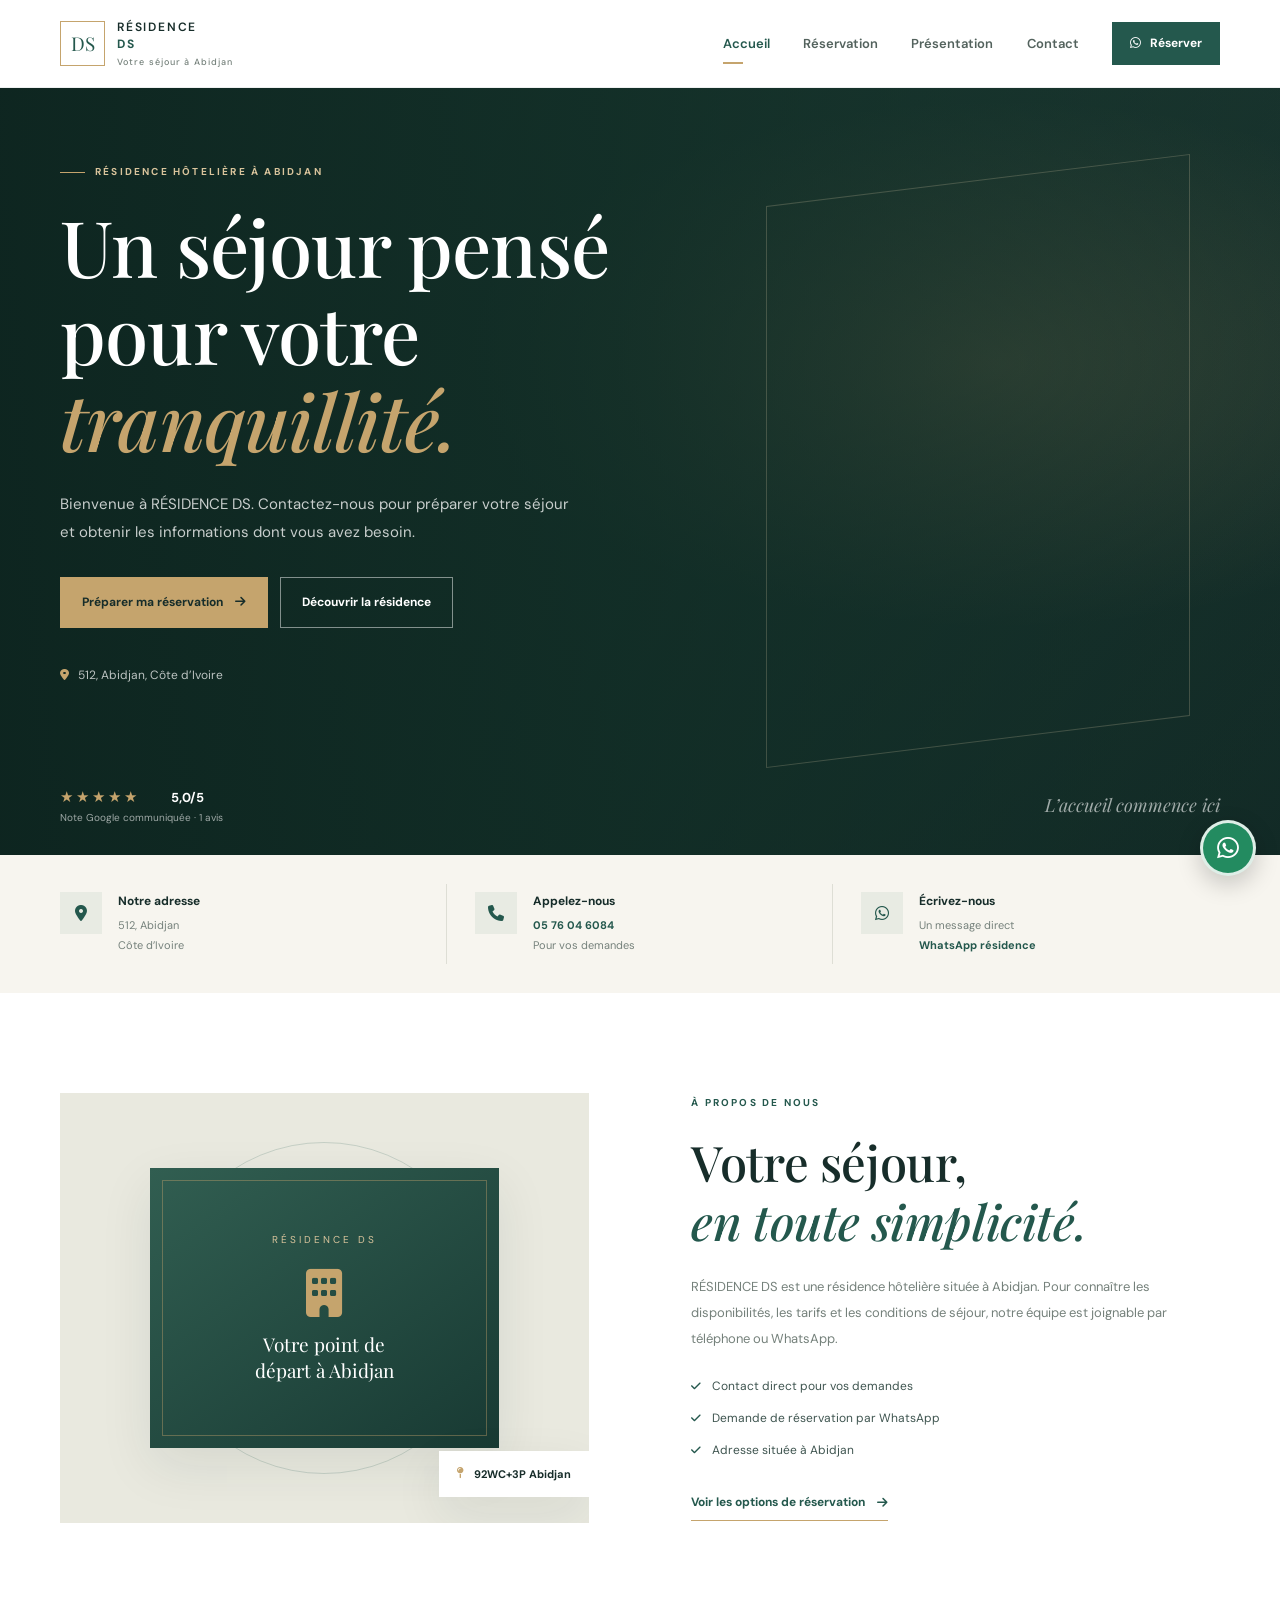
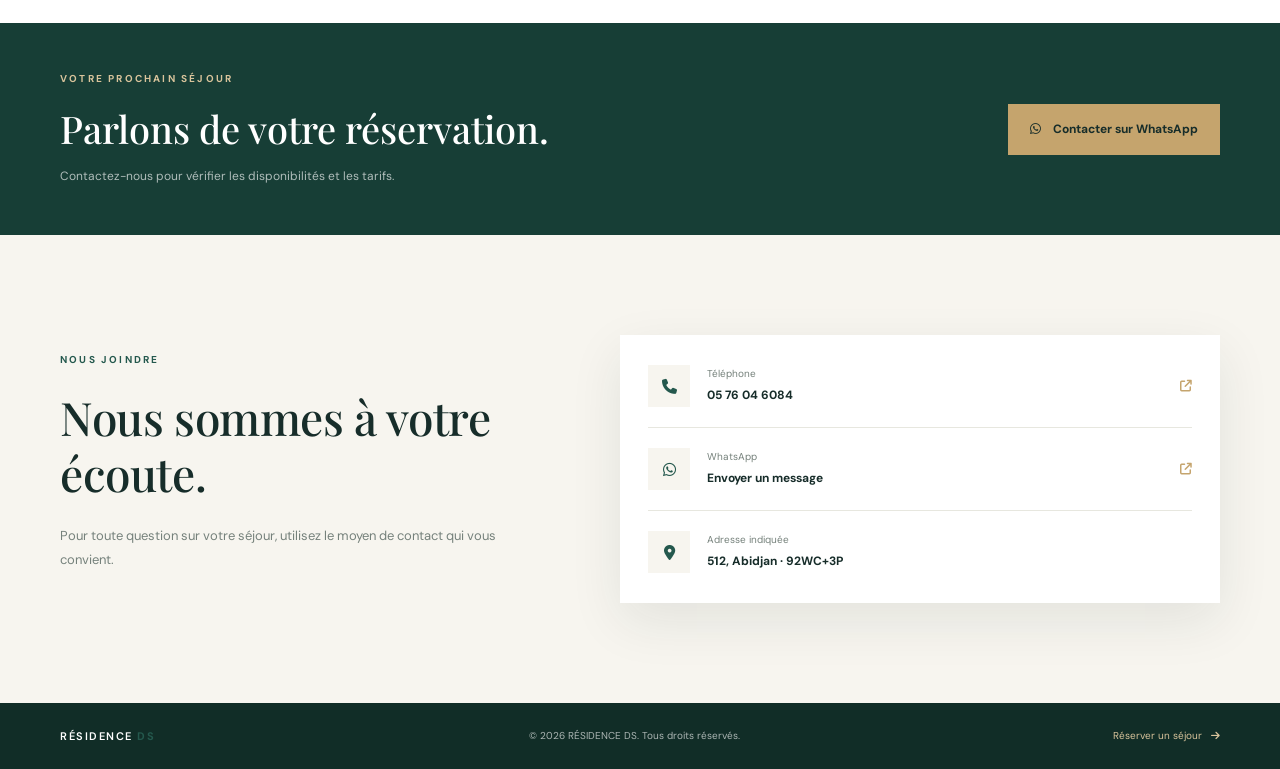
<file: index.html>
<!DOCTYPE html>
<html lang="fr">
<head>
  <meta charset="UTF-8">
  <meta name="viewport" content="width=device-width, initial-scale=1.0">
  <meta name="description" content="RÉSIDENCE DS à Abidjan : contactez-nous pour votre réservation et vos demandes d'informations.">
  <title>RÉSIDENCE DS | Accueil</title>
  <link rel="preconnect" href="https://fonts.googleapis.com">
  <link rel="preconnect" href="https://fonts.gstatic.com" crossorigin>
  <link href="https://fonts.googleapis.com/css2?family=DM+Sans:wght@400;500;600;700&family=Playfair+Display:wght@500;600;700&display=swap" rel="stylesheet">
  <link rel="stylesheet" href="https://cdnjs.cloudflare.com/ajax/libs/font-awesome/6.5.2/css/all.min.css">
  <link rel="stylesheet" href="css/style.css">
  <script src="js/main.js" defer></script>
</head>
<body>
  <header class="site-header">
    <div class="container nav-wrap">
      <a class="brand" href="index.html" aria-label="RÉSIDENCE DS, accueil">
        <span class="brand-mark">DS</span>
        <span class="brand-name">RÉSIDENCE <strong>DS</strong><small>Votre séjour à Abidjan</small></span>
      </a>
      <button class="menu-toggle" type="button" aria-label="Ouvrir le menu" aria-expanded="false" aria-controls="main-nav">
        <span></span><span></span><span></span>
      </button>
      <nav class="main-nav" id="main-nav" aria-label="Navigation principale">
        <a class="active" href="index.html">Accueil</a>
        <a href="reservation.html">Réservation</a>
        <a href="#about">Présentation</a>
        <a href="#contact">Contact</a>
        <a class="nav-cta" href="https://wa.me/2250576046084?text=Bonjour%20R%C3%89SIDENCE%20DS%2C%20je%20souhaite%20des%20informations%20sur%20une%20r%C3%A9servation." target="_blank" rel="noopener noreferrer"><i class="fa-brands fa-whatsapp"></i> Réserver</a>
      </nav>
    </div>
  </header>

  <main>
    <section class="hero">
      <div class="hero-shade"></div>
      <div class="container hero-content">
        <p class="eyebrow"><span></span> RÉSIDENCE HÔTELIÈRE À ABIDJAN</p>
        <h1>Un séjour pensé<br>pour votre <em>tranquillité.</em></h1>
        <p class="hero-text">Bienvenue à RÉSIDENCE DS. Contactez-nous pour préparer votre séjour et obtenir les informations dont vous avez besoin.</p>
        <div class="hero-actions">
          <a class="btn btn-primary" href="reservation.html">Préparer ma réservation <i class="fa-solid fa-arrow-right"></i></a>
          <a class="btn btn-outline" href="#about">Découvrir la résidence</a>
        </div>
        <div class="hero-note"><i class="fa-solid fa-location-dot"></i> 512, Abidjan, Côte d’Ivoire</div>
      </div>
      <div class="hero-bottom container">
        <div class="rating"><span class="stars">★★★★★</span><strong>5,0/5</strong><small>Note Google communiquée · 1 avis</small></div>
        <div class="hero-bottom-label">L’accueil commence ici</div>
      </div>
    </section>

    <section class="quick-info">
      <div class="container info-grid">
        <article class="info-item"><span class="info-icon"><i class="fa-solid fa-location-dot"></i></span><div><h3>Notre adresse</h3><p>512, Abidjan<br>Côte d’Ivoire</p></div></article>
        <article class="info-item"><span class="info-icon"><i class="fa-solid fa-phone"></i></span><div><h3>Appelez-nous</h3><p><a href="tel:+2250576046084">05 76 04 6084</a><br>Pour vos demandes</p></div></article>
        <article class="info-item"><span class="info-icon"><i class="fa-brands fa-whatsapp"></i></span><div><h3>Écrivez-nous</h3><p>Un message direct<br><a href="https://wa.me/2250576046084" target="_blank" rel="noopener noreferrer">WhatsApp résidence</a></p></div></article>
      </div>
    </section>

    <section class="section about-section" id="about">
      <div class="container about-grid">
        <div class="about-visual">
          <div class="visual-panel"><span class="visual-label">RÉSIDENCE DS</span><i class="fa-solid fa-building"></i><p>Votre point de départ à Abidjan</p></div>
          <div class="visual-caption"><i class="fa-solid fa-map-pin"></i><span>92WC+3P Abidjan</span></div>
        </div>
        <div class="about-copy">
          <p class="eyebrow dark-eyebrow">À PROPOS DE NOUS</p>
          <h2>Votre séjour,<br><em>en toute simplicité.</em></h2>
          <p>RÉSIDENCE DS est une résidence hôtelière située à Abidjan. Pour connaître les disponibilités, les tarifs et les conditions de séjour, notre équipe est joignable par téléphone ou WhatsApp.</p>
          <ul class="check-list">
            <li><i class="fa-solid fa-check"></i> Contact direct pour vos demandes</li>
            <li><i class="fa-solid fa-check"></i> Demande de réservation par WhatsApp</li>
            <li><i class="fa-solid fa-check"></i> Adresse située à Abidjan</li>
          </ul>
          <a class="text-link" href="reservation.html">Voir les options de réservation <i class="fa-solid fa-arrow-right"></i></a>
        </div>
      </div>
    </section>

    <section class="cta-band">
      <div class="container cta-inner">
        <div><p class="eyebrow">VOTRE PROCHAIN SÉJOUR</p><h2>Parlons de votre réservation.</h2><p>Contactez-nous pour vérifier les disponibilités et les tarifs.</p></div>
        <a class="btn btn-light" href="https://wa.me/2250576046084?text=Bonjour%20R%C3%89SIDENCE%20DS%2C%20je%20souhaite%20conna%C3%AEtre%20vos%20disponibilit%C3%A9s%20et%20tarifs." target="_blank" rel="noopener noreferrer"><i class="fa-brands fa-whatsapp"></i> Contacter sur WhatsApp</a>
      </div>
    </section>

    <section class="section contact-section" id="contact">
      <div class="container contact-grid">
        <div><p class="eyebrow dark-eyebrow">NOUS JOINDRE</p><h2>Nous sommes à votre écoute.</h2><p class="muted">Pour toute question sur votre séjour, utilisez le moyen de contact qui vous convient.</p></div>
        <div class="contact-card">
          <a href="tel:+2250576046084"><i class="fa-solid fa-phone"></i><span><small>Téléphone</small><strong>05 76 04 6084</strong></span><i class="fa-solid fa-arrow-up-right-from-square arrow"></i></a>
          <a href="https://wa.me/2250576046084" target="_blank" rel="noopener noreferrer"><i class="fa-brands fa-whatsapp"></i><span><small>WhatsApp</small><strong>Envoyer un message</strong></span><i class="fa-solid fa-arrow-up-right-from-square arrow"></i></a>
          <div class="address-row"><i class="fa-solid fa-location-dot"></i><span><small>Adresse indiquée</small><strong>512, Abidjan · 92WC+3P</strong></span></div>
        </div>
      </div>
    </section>
  </main>

  <footer class="site-footer">
    <div class="container footer-inner"><a class="footer-brand" href="index.html">RÉSIDENCE <strong>DS</strong></a><p>© <span data-year></span> RÉSIDENCE DS. Tous droits réservés.</p><a href="reservation.html">Réserver un séjour <i class="fa-solid fa-arrow-right"></i></a></div>
  </footer>
  <a class="whatsapp-float" href="https://wa.me/2250576046084?text=Bonjour%20R%C3%89SIDENCE%20DS" target="_blank" rel="noopener noreferrer" aria-label="Contacter RÉSIDENCE DS sur WhatsApp"><i class="fa-brands fa-whatsapp"></i></a>
</body>
</html>
</file>
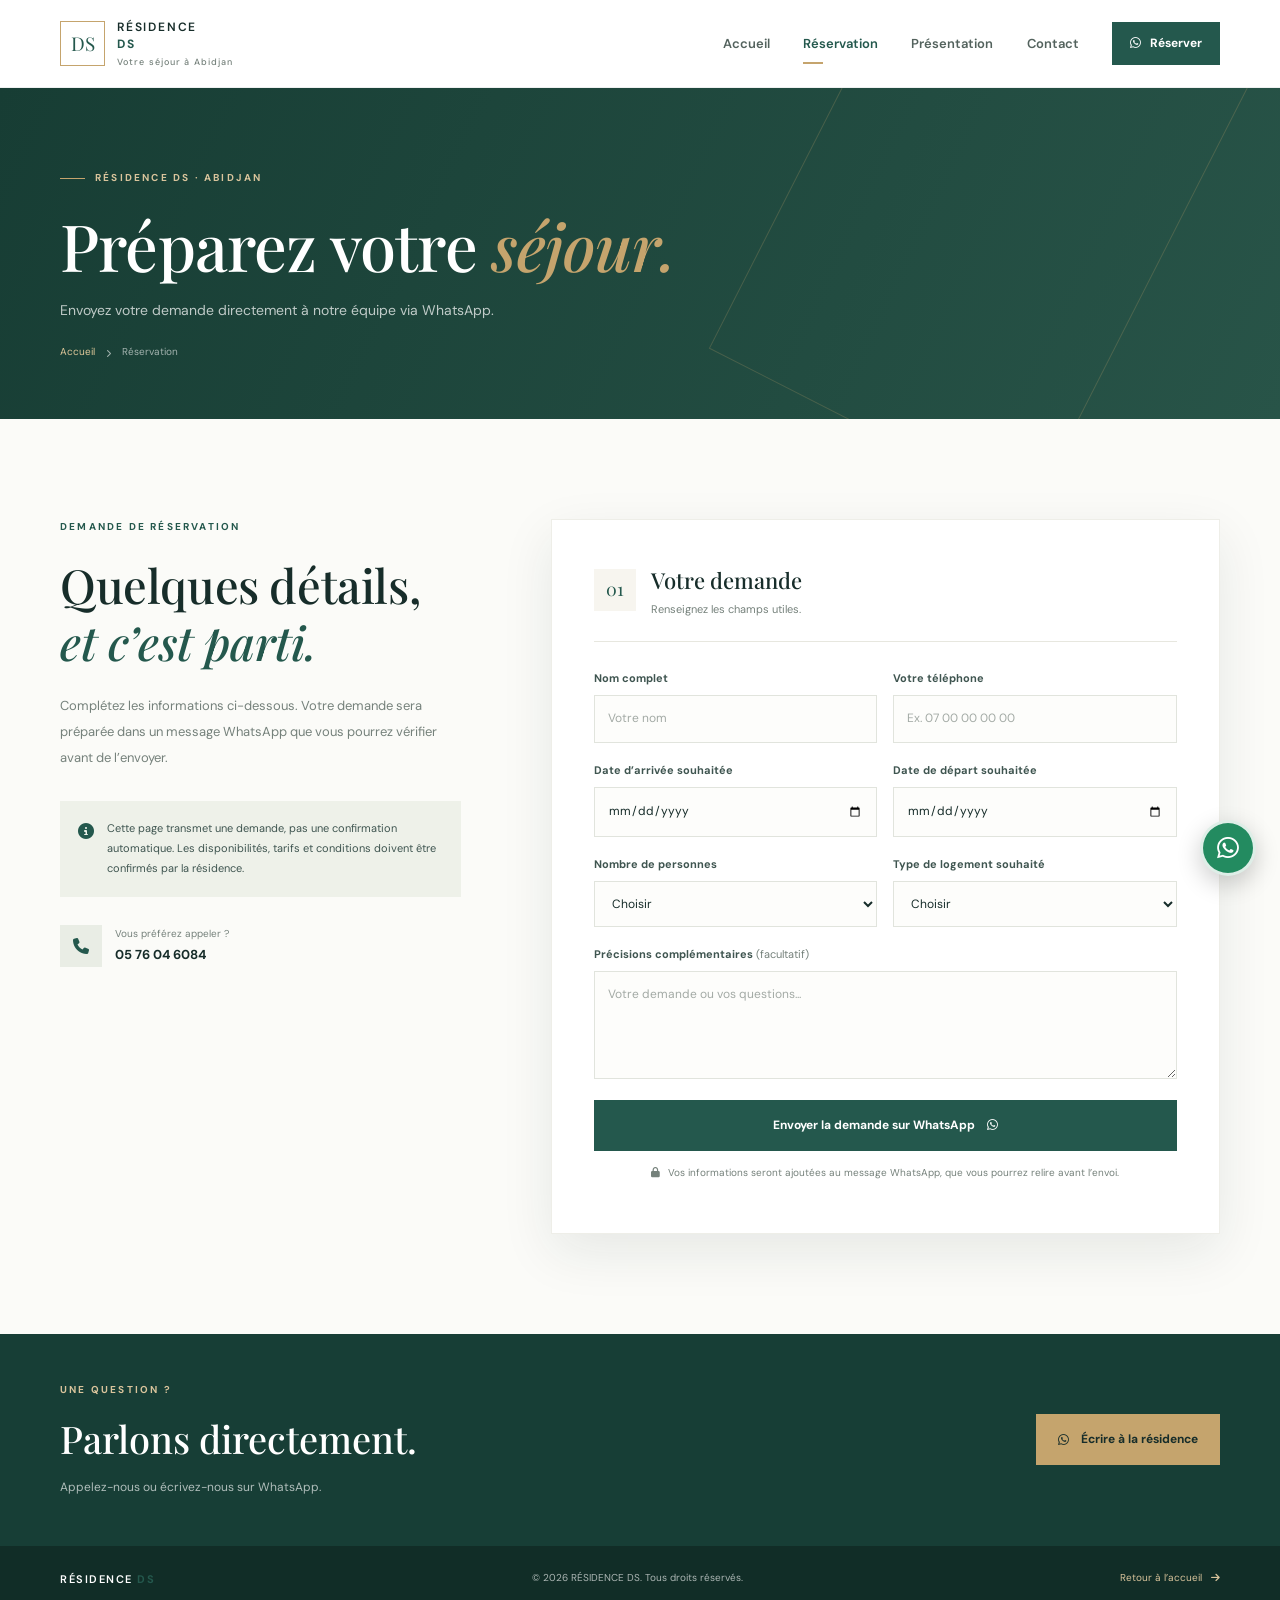
<file: reservation.html>
<!DOCTYPE html>
<html lang="fr">
<head>
  <meta charset="UTF-8">
  <meta name="viewport" content="width=device-width, initial-scale=1.0">
  <meta name="description" content="Contactez RÉSIDENCE DS à Abidjan pour demander une réservation.">
  <title>Réservation | RÉSIDENCE DS</title>
  <link rel="preconnect" href="https://fonts.googleapis.com">
  <link rel="preconnect" href="https://fonts.gstatic.com" crossorigin>
  <link href="https://fonts.googleapis.com/css2?family=DM+Sans:wght@400;500;600;700&family=Playfair+Display:wght@500;600;700&display=swap" rel="stylesheet">
  <link rel="stylesheet" href="https://cdnjs.cloudflare.com/ajax/libs/font-awesome/6.5.2/css/all.min.css">
  <link rel="stylesheet" href="css/style.css">
  <script src="js/main.js" defer></script>
</head>
<body>
  <header class="site-header">
    <div class="container nav-wrap">
      <a class="brand" href="index.html" aria-label="RÉSIDENCE DS, accueil"><span class="brand-mark">DS</span><span class="brand-name">RÉSIDENCE <strong>DS</strong><small>Votre séjour à Abidjan</small></span></a>
      <button class="menu-toggle" type="button" aria-label="Ouvrir le menu" aria-expanded="false" aria-controls="main-nav"><span></span><span></span><span></span></button>
      <nav class="main-nav" id="main-nav" aria-label="Navigation principale">
        <a href="index.html">Accueil</a><a class="active" href="reservation.html">Réservation</a><a href="index.html#about">Présentation</a><a href="index.html#contact">Contact</a>
        <a class="nav-cta" href="https://wa.me/2250576046084?text=Bonjour%20R%C3%89SIDENCE%20DS%2C%20je%20souhaite%20des%20informations%20sur%20une%20r%C3%A9servation." target="_blank" rel="noopener noreferrer"><i class="fa-brands fa-whatsapp"></i> Réserver</a>
      </nav>
    </div>
  </header>

  <main>
    <section class="page-hero">
      <div class="container page-hero-content"><p class="eyebrow"><span></span> RÉSIDENCE DS · ABIDJAN</p><h1>Préparez votre <em>séjour.</em></h1><p>Envoyez votre demande directement à notre équipe via WhatsApp.</p><div class="breadcrumb"><a href="index.html">Accueil</a><i class="fa-solid fa-chevron-right"></i><span>Réservation</span></div></div>
    </section>

    <section class="section booking-section">
      <div class="container booking-grid">
        <div class="booking-intro">
          <p class="eyebrow dark-eyebrow">DEMANDE DE RÉSERVATION</p>
          <h2>Quelques détails,<br><em>et c’est parti.</em></h2>
          <p>Complétez les informations ci-dessous. Votre demande sera préparée dans un message WhatsApp que vous pourrez vérifier avant de l’envoyer.</p>
          <div class="booking-note"><i class="fa-solid fa-circle-info"></i><p>Cette page transmet une demande, pas une confirmation automatique. Les disponibilités, tarifs et conditions doivent être confirmés par la résidence.</p></div>
          <div class="mini-contact"><span><i class="fa-solid fa-phone"></i></span><div><small>Vous préférez appeler ?</small><a href="tel:+2250576046084">05 76 04 6084</a></div></div>
        </div>
        <div class="booking-card">
          <form id="booking-form">
            <div class="form-heading"><span>01</span><div><h3>Votre demande</h3><p>Renseignez les champs utiles.</p></div></div>
            <div class="form-row">
              <div class="field"><label for="fullname">Nom complet</label><input id="fullname" name="fullname" type="text" placeholder="Votre nom" autocomplete="name" required></div>
              <div class="field"><label for="phone">Votre téléphone</label><input id="phone" name="phone" type="tel" placeholder="Ex. 07 00 00 00 00" autocomplete="tel" required></div>
            </div>
            <div class="form-row">
              <div class="field"><label for="arrival">Date d’arrivée souhaitée</label><input id="arrival" name="arrival" type="date" required></div>
              <div class="field"><label for="departure">Date de départ souhaitée</label><input id="departure" name="departure" type="date" required></div>
            </div>
            <div class="form-row">
              <div class="field"><label for="guests">Nombre de personnes</label><select id="guests" name="guests" required><option value="">Choisir</option><option>1 personne</option><option>2 personnes</option><option>3 personnes</option><option>4 personnes</option><option>5 personnes ou plus</option></select></div>
              <div class="field"><label for="room">Type de logement souhaité</label><select id="room" name="room" required><option value="">Choisir</option><option>Chambre</option><option>Appartement</option><option>À conseiller par la résidence</option></select></div>
            </div>
            <div class="field"><label for="message">Précisions complémentaires <span>(facultatif)</span></label><textarea id="message" name="message" rows="4" placeholder="Votre demande ou vos questions..."></textarea></div>
            <button class="btn btn-primary submit-btn" type="submit">Envoyer la demande sur WhatsApp <i class="fa-brands fa-whatsapp"></i></button>
            <p class="form-disclaimer"><i class="fa-solid fa-lock"></i> Vos informations seront ajoutées au message WhatsApp, que vous pourrez relire avant l’envoi.</p>
            <p class="form-error" id="form-error" role="alert" aria-live="polite"></p>
          </form>
        </div>
      </div>
    </section>

    <section class="cta-band">
      <div class="container cta-inner"><div><p class="eyebrow">UNE QUESTION ?</p><h2>Parlons directement.</h2><p>Appelez-nous ou écrivez-nous sur WhatsApp.</p></div><a class="btn btn-light" href="https://wa.me/2250576046084?text=Bonjour%20R%C3%89SIDENCE%20DS%2C%20j%27ai%20une%20question." target="_blank" rel="noopener noreferrer"><i class="fa-brands fa-whatsapp"></i> Écrire à la résidence</a></div>
    </section>
  </main>

  <footer class="site-footer"><div class="container footer-inner"><a class="footer-brand" href="index.html">RÉSIDENCE <strong>DS</strong></a><p>© <span data-year></span> RÉSIDENCE DS. Tous droits réservés.</p><a href="index.html">Retour à l’accueil <i class="fa-solid fa-arrow-right"></i></a></div></footer>
  <a class="whatsapp-float" href="https://wa.me/2250576046084?text=Bonjour%20R%C3%89SIDENCE%20DS" target="_blank" rel="noopener noreferrer" aria-label="Contacter RÉSIDENCE DS sur WhatsApp"><i class="fa-brands fa-whatsapp"></i></a>
</body>
</html>
</file>
<file: css/style.css>
/* RÉSIDENCE DS — styles communs
   Police : DM Sans + Playfair Display (Google Fonts)
   Icônes : Font Awesome 6
*/
:root {
  --ink: #172d2a;
  --ink-soft: #3f5550;
  --cream: #f7f5ef;
  --white: #fff;
  --green: #24584d;
  --green-dark: #173e36;
  --gold: #c5a46d;
  --muted: #75817b;
  --line: #e7e7df;
  --shadow: 0 18px 50px rgba(23, 45, 42, .09);
  --body-font: "DM Sans", sans-serif;
  --display-font: "Playfair Display", serif;
}
* { box-sizing: border-box; }
html { scroll-behavior: smooth; scroll-padding-top: 90px; }
body { margin: 0; font-family: var(--body-font); color: var(--ink); background: var(--white); line-height: 1.65; -webkit-font-smoothing: antialiased; }
a { color: inherit; text-decoration: none; }
button, input, select, textarea { font: inherit; }
button, a { -webkit-tap-highlight-color: transparent; }
img { max-width: 100%; display: block; }
.container { width: min(1160px, calc(100% - 48px)); margin-inline: auto; }
.site-header { height: 88px; position: sticky; z-index: 1000; top: 0; background: rgba(255,255,255,.96); border-bottom: 1px solid rgba(23,45,42,.07); backdrop-filter: blur(16px); }
.nav-wrap { height: 100%; display: flex; align-items: center; justify-content: space-between; gap: 28px; }
.brand { display: inline-flex; align-items: center; gap: 12px; flex-shrink: 0; }
.brand-mark { width: 45px; height: 45px; border: 1px solid var(--gold); display: grid; place-items: center; font-family: var(--display-font); font-size: 19px; color: var(--green); }
.brand-name { display: flex; flex-direction: column; font-size: 12px; font-weight: 600; letter-spacing: 1.8px; line-height: 1.4; }
.brand-name strong, .footer-brand strong { color: var(--green); }
.brand-name small { margin-top: 3px; font-size: 9px; letter-spacing: 1.1px; color: var(--muted); font-weight: 500; }
.main-nav { display: flex; align-items: center; gap: clamp(18px, 2.6vw, 35px); }
.main-nav > a:not(.nav-cta) { position: relative; font-size: 13px; color: #53625d; font-weight: 600; transition: color .2s; }
.main-nav > a:not(.nav-cta):hover, .main-nav > a.active { color: var(--green); }
.main-nav > a.active::after { content: ""; position: absolute; bottom: -10px; left: 0; width: 20px; height: 2px; background: var(--gold); }
.nav-cta { display: inline-flex; align-items: center; gap: 9px; padding: 12px 18px; background: var(--green); color: var(--white); font-size: 12px; font-weight: 700; transition: background .2s, transform .2s; }
.nav-cta:hover { background: var(--green-dark); transform: translateY(-1px); }
.menu-toggle { display: none; border: 0; background: transparent; padding: 10px; cursor: pointer; }
.menu-toggle span { display: block; width: 24px; height: 2px; margin: 5px 0; background: var(--ink); transition: transform .25s, opacity .25s; }
.hero { position: relative; min-height: 670px; display: flex; flex-direction: column; justify-content: center; overflow: hidden; color: var(--white); background: #203e36; }
.hero::before { content: ""; position: absolute; inset: 0; background: linear-gradient(90deg, rgba(12,35,30,.93) 0%, rgba(15,42,35,.78) 48%, rgba(16,37,32,.25) 100%), radial-gradient(ellipse at 78% 36%, rgba(197,164,109,.22), transparent 38%), linear-gradient(135deg, #274b40, #132c28); }
.hero::after { content: ""; position: absolute; right: 7%; top: 12%; width: 33%; height: 73%; border: 1px solid rgba(229,211,174,.22); transform: skewY(-7deg); pointer-events: none; }
.hero-content { position: relative; z-index: 1; padding-top: 76px; padding-bottom: 100px; }
.eyebrow { display: flex; align-items: center; gap: 10px; margin: 0 0 22px; color: #d9c49c; font-size: 10px; font-weight: 700; letter-spacing: 2.2px; }
.eyebrow > span { width: 25px; height: 1px; background: var(--gold); }
.hero h1, .page-hero h1 { max-width: 760px; margin: 0; font-family: var(--display-font); font-size: clamp(48px, 6.2vw, 78px); font-weight: 500; line-height: 1.12; letter-spacing: -.8px; }
h1 em, h2 em { color: var(--gold); font-weight: 500; }
.hero-text { max-width: 510px; margin: 25px 0 30px; color: rgba(255,255,255,.77); font-size: 15px; line-height: 1.9; }
.hero-actions { display: flex; flex-wrap: wrap; gap: 12px; }
.btn { display: inline-flex; align-items: center; justify-content: center; gap: 12px; min-height: 51px; padding: 14px 21px; border: 1px solid transparent; cursor: pointer; font-size: 12px; font-weight: 700; line-height: 1.4; text-align: center; transition: transform .2s, background .2s, border-color .2s; }
.btn:hover { transform: translateY(-2px); }
.btn-primary { color: var(--white); background: var(--green); }
.btn-primary:hover { background: var(--green-dark); }
.hero .btn-primary { color: var(--ink); background: var(--gold); }
.hero .btn-primary:hover { background: #d7bb8b; }
.btn-outline { border-color: rgba(255,255,255,.48); color: var(--white); background: transparent; }
.btn-outline:hover { border-color: var(--gold); }
.hero-note { display: flex; align-items: center; gap: 9px; margin-top: 38px; color: rgba(255,255,255,.72); font-size: 12px; }
.hero-note i { color: var(--gold); }
.hero-bottom { position: relative; z-index: 1; display: flex; align-items: center; justify-content: space-between; gap: 20px; padding-bottom: 28px; margin-top: auto; }
.rating { display: grid; grid-template-columns: auto auto; align-items: center; column-gap: 12px; }
.stars { color: var(--gold); letter-spacing: 3px; font-size: 15px; }
.rating strong { font-size: 13px; }
.rating small { grid-column: 1 / -1; color: rgba(255,255,255,.6); font-size: 10px; }
.hero-bottom-label { color: rgba(255,255,255,.6); font-family: var(--display-font); font-size: 18px; font-style: italic; }
.quick-info { position: relative; z-index: 2; background: var(--cream); }
.info-grid { display: grid; grid-template-columns: repeat(3, 1fr); padding-block: 29px; }
.info-item { display: flex; gap: 16px; align-items: flex-start; padding: 8px 28px; border-right: 1px solid #deded5; }
.info-item:first-child { padding-left: 0; }
.info-item:last-child { border: 0; }
.info-icon { display: grid; place-items: center; width: 42px; height: 42px; flex: 0 0 42px; color: var(--green); background: #e8ebe3; font-size: 16px; }
.info-item h3 { margin: 0 0 5px; font-size: 12px; font-weight: 700; }
.info-item p { margin: 0; color: var(--muted); font-size: 11px; line-height: 1.8; }
.info-item p a { color: var(--green); font-weight: 700; }
.section { padding: 100px 0; }
.about-grid { display: grid; grid-template-columns: 1fr 1fr; gap: clamp(45px, 8vw, 110px); align-items: center; }
.about-visual { position: relative; min-height: 430px; display: grid; place-items: center; background: #e9e9df; overflow: hidden; }
.about-visual::before, .about-visual::after { content: ""; position: absolute; border: 1px solid rgba(36,88,77,.18); border-radius: 50%; }
.about-visual::before { width: 330px; height: 330px; }
.about-visual::after { width: 260px; height: 260px; }
.visual-panel { position: relative; z-index: 1; width: 66%; min-height: 280px; display: flex; flex-direction: column; align-items: center; justify-content: center; padding: 24px; color: var(--white); text-align: center; background: linear-gradient(145deg, #315e51, #183a33); box-shadow: var(--shadow); }
.visual-panel::before { content: ""; position: absolute; inset: 12px; border: 1px solid rgba(197,164,109,.4); }
.visual-label { font-size: 10px; letter-spacing: 3px; color: #d9c49c; }
.visual-panel > i { margin: 20px 0 14px; color: var(--gold); font-size: 48px; }
.visual-panel p { max-width: 160px; margin: 0; font-family: var(--display-font); font-size: 19px; line-height: 1.4; }
.visual-caption { position: absolute; z-index: 2; right: 0; bottom: 26px; display: flex; align-items: center; gap: 10px; padding: 14px 18px; background: var(--white); box-shadow: var(--shadow); font-size: 11px; font-weight: 700; }
.visual-caption i { color: var(--gold); }
.dark-eyebrow { color: var(--green); }
.about-copy h2, .contact-grid h2, .booking-intro h2 { margin: 0 0 23px; font-family: var(--display-font); font-size: clamp(35px, 4vw, 49px); line-height: 1.2; font-weight: 500; letter-spacing: -.4px; }
.about-copy h2 em, .booking-intro h2 em { color: var(--green); }
.about-copy > p:not(.eyebrow), .booking-intro > p:not(.eyebrow) { color: var(--muted); font-size: 13px; line-height: 2; }
.check-list { display: grid; gap: 12px; margin: 25px 0 28px; padding: 0; list-style: none; }
.check-list li { display: flex; gap: 11px; align-items: center; color: var(--ink-soft); font-size: 12px; }
.check-list i { color: var(--green); font-size: 11px; }
.text-link { display: inline-flex; align-items: center; gap: 12px; padding-bottom: 7px; border-bottom: 1px solid var(--gold); color: var(--green); font-size: 12px; font-weight: 700; }
.text-link i { transition: transform .2s; }
.text-link:hover i { transform: translateX(4px); }
.cta-band { padding: 48px 0; color: var(--white); background: var(--green-dark); }
.cta-inner { display: flex; justify-content: space-between; align-items: center; gap: 28px; }
.cta-inner .eyebrow { margin-bottom: 10px; }
.cta-inner h2 { margin: 0 0 7px; font-family: var(--display-font); font-size: clamp(27px, 3.4vw, 38px); font-weight: 500; }
.cta-inner p:not(.eyebrow) { margin: 0; color: rgba(255,255,255,.66); font-size: 12px; }
.btn-light { flex-shrink: 0; color: var(--ink); background: var(--gold); }
.btn-light:hover { background: #d7bb8b; }
.contact-section { background: var(--cream); }
.contact-grid { display: grid; grid-template-columns: .8fr 1fr; gap: 80px; align-items: center; }
.contact-grid h2 { font-size: clamp(34px, 4vw, 46px); }
.muted { color: var(--muted); font-size: 13px; line-height: 1.9; }
.contact-card { padding: 10px 28px; background: var(--white); box-shadow: var(--shadow); }
.contact-card > a, .address-row { display: flex; align-items: center; gap: 17px; padding: 20px 0; border-bottom: 1px solid var(--line); }
.address-row { border-bottom: 0; }
.contact-card > a > i:first-child, .address-row > i { width: 42px; height: 42px; display: grid; place-items: center; color: var(--green); background: var(--cream); font-size: 15px; }
.contact-card span { display: grid; gap: 3px; }
.contact-card small { color: var(--muted); font-size: 10px; }
.contact-card strong { font-size: 12px; }
.contact-card .arrow { margin-left: auto; color: var(--gold); font-size: 12px; }
.site-footer { padding: 24px 0; background: #112d27; color: rgba(255,255,255,.65); }
.footer-inner { display: flex; justify-content: space-between; align-items: center; gap: 20px; }
.footer-brand { color: var(--white); font-size: 11px; font-weight: 600; letter-spacing: 1.5px; }
.footer-inner p, .footer-inner > a:last-child { margin: 0; font-size: 10px; }
.footer-inner > a:last-child { color: #d9c49c; }
.footer-inner > a:last-child i { margin-left: 6px; }
.whatsapp-float { position: fixed; z-index: 900; right: 24px; bottom: 24px; display: grid; place-items: center; width: 56px; height: 56px; border: 3px solid rgba(255,255,255,.85); border-radius: 50%; background: #238b60; color: var(--white); box-shadow: 0 8px 24px rgba(0,0,0,.2); font-size: 25px; transition: transform .2s; }
.whatsapp-float:hover { transform: translateY(-3px) scale(1.03); }
/* Page réservation */
.page-hero { position: relative; overflow: hidden; padding: 82px 0 58px; color: var(--white); background: linear-gradient(115deg, #173d34, #285448); }
.page-hero::after { content: ""; position: absolute; right: 9%; top: -40%; width: 360px; height: 500px; border: 1px solid rgba(197,164,109,.23); transform: rotate(27deg); }
.page-hero-content { position: relative; z-index: 1; }
.page-hero h1 { font-size: clamp(43px, 5.2vw, 65px); }
.page-hero-content > p:not(.eyebrow) { margin: 18px 0 22px; color: rgba(255,255,255,.72); font-size: 14px; }
.breadcrumb { display: flex; align-items: center; gap: 11px; color: rgba(255,255,255,.6); font-size: 10px; }
.breadcrumb a { color: #e0c89a; }
.breadcrumb i { font-size: 8px; }
.booking-section { background: #fbfbf8; }
.booking-grid { display: grid; grid-template-columns: .75fr 1.25fr; align-items: start; gap: clamp(40px, 7vw, 95px); }
.booking-intro { position: sticky; top: 120px; }
.booking-intro h2 { font-size: clamp(36px, 4vw, 47px); }
.booking-note { display: flex; align-items: flex-start; gap: 13px; margin-top: 30px; padding: 18px; background: #eef1e9; }
.booking-note > i { margin-top: 4px; color: var(--green); }
.booking-note p { margin: 0; color: var(--ink-soft); font-size: 11px; line-height: 1.8; }
.mini-contact { display: flex; align-items: center; gap: 13px; margin-top: 28px; }
.mini-contact > span { display: grid; place-items: center; width: 42px; height: 42px; color: var(--green); background: #e9ede5; }
.mini-contact div { display: grid; gap: 2px; }
.mini-contact small { color: var(--muted); font-size: 10px; }
.mini-contact a { font-size: 13px; font-weight: 700; }
.booking-card { padding: clamp(24px, 4vw, 42px); background: var(--white); box-shadow: var(--shadow); border: 1px solid #eeeee8; }
.form-heading { display: flex; gap: 15px; align-items: center; margin-bottom: 27px; padding-bottom: 23px; border-bottom: 1px solid var(--line); }
.form-heading > span { display: grid; place-items: center; width: 42px; height: 42px; color: var(--green); background: var(--cream); font-family: var(--display-font); font-size: 18px; }
.form-heading h3 { margin: 0; font-family: var(--display-font); font-size: 22px; font-weight: 500; }
.form-heading p { margin: 2px 0 0; color: var(--muted); font-size: 11px; }
.form-row { display: grid; grid-template-columns: 1fr 1fr; gap: 16px; }
.field { display: flex; flex-direction: column; gap: 8px; margin-bottom: 18px; }
.field label { font-size: 11px; font-weight: 700; color: var(--ink-soft); }
.field label span { color: var(--muted); font-weight: 400; }
.field input, .field select, .field textarea { width: 100%; min-width: 0; padding: 13px 13px; border: 1px solid #e1e4dd; border-radius: 0; outline: none; color: var(--ink); background: #fdfdfb; font-size: 12px; transition: border-color .2s, box-shadow .2s; }
.field input:focus, .field select:focus, .field textarea:focus { border-color: var(--green); box-shadow: 0 0 0 3px rgba(36,88,77,.09); }
.field input::placeholder, .field textarea::placeholder { color: #a3aaa5; }
.field textarea { resize: vertical; min-height: 100px; }
.submit-btn { width: 100%; margin-top: 3px; }
.form-disclaimer { display: flex; align-items: flex-start; justify-content: center; gap: 8px; margin: 14px 0 0; color: var(--muted); font-size: 10px; line-height: 1.6; text-align: center; }
.form-disclaimer i { margin-top: 2px; }
.form-error { margin: 10px 0 0; color: #a33333; font-size: 12px; }
@media (max-width: 900px) {
  .container { width: min(100% - 40px, 720px); }
  .site-header { height: 76px; }
  .menu-toggle { display: block; position: relative; z-index: 1002; }
  .main-nav { position: absolute; top: 75px; left: 0; right: 0; display: flex; flex-direction: column; align-items: stretch; gap: 0; padding: 10px 20px 20px; background: var(--white); border-bottom: 1px solid var(--line); box-shadow: 0 20px 25px rgba(23,45,42,.09); visibility: hidden; opacity: 0; transform: translateY(-8px); transition: opacity .2s, transform .2s, visibility .2s; }
  .main-nav.is-open { visibility: visible; opacity: 1; transform: translateY(0); }
  .main-nav > a:not(.nav-cta) { padding: 13px 4px; border-bottom: 1px solid #f0f0eb; }
  .main-nav > a.active::after { display: none; }
  .nav-cta { justify-content: center; margin-top: 13px; }
  .menu-toggle[aria-expanded="true"] span:nth-child(1) { transform: translateY(7px) rotate(45deg); }
  .menu-toggle[aria-expanded="true"] span:nth-child(2) { opacity: 0; }
  .menu-toggle[aria-expanded="true"] span:nth-child(3) { transform: translateY(-7px) rotate(-45deg); }
  .hero { min-height: 640px; }
  .hero::after { right: -14%; width: 50%; }
  .info-item { padding-inline: 15px; }
  .about-grid { gap: 40px; }
  .about-visual { min-height: 370px; }
  .visual-panel { min-height: 245px; }
  .contact-grid { gap: 40px; }
  .booking-grid { grid-template-columns: 1fr; gap: 35px; }
  .booking-intro { position: static; }
  .booking-intro h2 br { display: none; }
}
@media (max-width: 600px) {
  .container { width: calc(100% - 36px); }
  .site-header { height: 70px; }
  .brand-mark { width: 39px; height: 39px; font-size: 17px; }
  .brand { gap: 9px; }
  .brand-name { font-size: 10px; letter-spacing: 1.3px; }
  .brand-name small { font-size: 8px; }
  .main-nav { top: 69px; }
  .hero { min-height: 630px; }
  .hero::before { background: linear-gradient(90deg, rgba(12,35,30,.95), rgba(15,42,35,.74)), radial-gradient(ellipse at 90% 10%, rgba(197,164,109,.2), transparent 40%); }
  .hero::after { right: -42%; top: 12%; width: 85%; height: 70%; }
  .hero-content { padding-top: 65px; padding-bottom: 65px; }
  .eyebrow { font-size: 9px; letter-spacing: 1.6px; }
  .hero h1 { font-size: clamp(42px, 11vw, 58px); }
  .hero-text { margin: 20px 0 25px; font-size: 13px; }
  .hero-actions { align-items: stretch; flex-direction: column; max-width: 330px; }
  .hero-actions .btn { width: 100%; }
  .hero-note { margin-top: 28px; }
  .hero-bottom-label { display: none; }
  .info-grid { grid-template-columns: 1fr; padding-block: 12px; }
  .info-item, .info-item:first-child { padding: 16px 0; border-right: 0; border-bottom: 1px solid #deded5; }
  .info-item:last-child { border-bottom: 0; }
  .section { padding: 68px 0; }
  .about-grid { grid-template-columns: 1fr; gap: 38px; }
  .about-visual { min-height: 330px; }
  .about-visual::before { width: 275px; height: 275px; }
  .about-visual::after { width: 215px; height: 215px; }
  .visual-panel { width: 68%; min-height: 235px; }
  .visual-panel > i { font-size: 39px; }
  .visual-caption { bottom: 16px; padding: 11px 13px; }
  .about-copy h2, .contact-grid h2, .booking-intro h2 { font-size: 36px; }
  .cta-band { padding: 36px 0; }
  .cta-inner { align-items: stretch; flex-direction: column; }
  .cta-inner .btn { width: 100%; }
  .contact-grid { grid-template-columns: 1fr; gap: 28px; }
  .contact-card { padding-inline: 17px; }
  .footer-inner { align-items: flex-start; flex-direction: column; gap: 10px; }
  .whatsapp-float { right: 16px; bottom: 16px; width: 51px; height: 51px; font-size: 23px; }
  .page-hero { padding: 63px 0 42px; }
  .page-hero h1 { font-size: clamp(39px, 10vw, 53px); }
  .page-hero-content > p:not(.eyebrow) { font-size: 12px; }
  .booking-card { padding: 22px 17px; }
  .form-row { grid-template-columns: 1fr; gap: 0; }
  .form-heading h3 { font-size: 20px; }
  .submit-btn { padding-inline: 12px; font-size: 11px; }
}
@media (prefers-reduced-motion: reduce) {
  *, *::before, *::after { scroll-behavior: auto !important; transition-duration: .01ms !important; animation-duration: .01ms !important; animation-iteration-count: 1 !important; }
}
</file>
